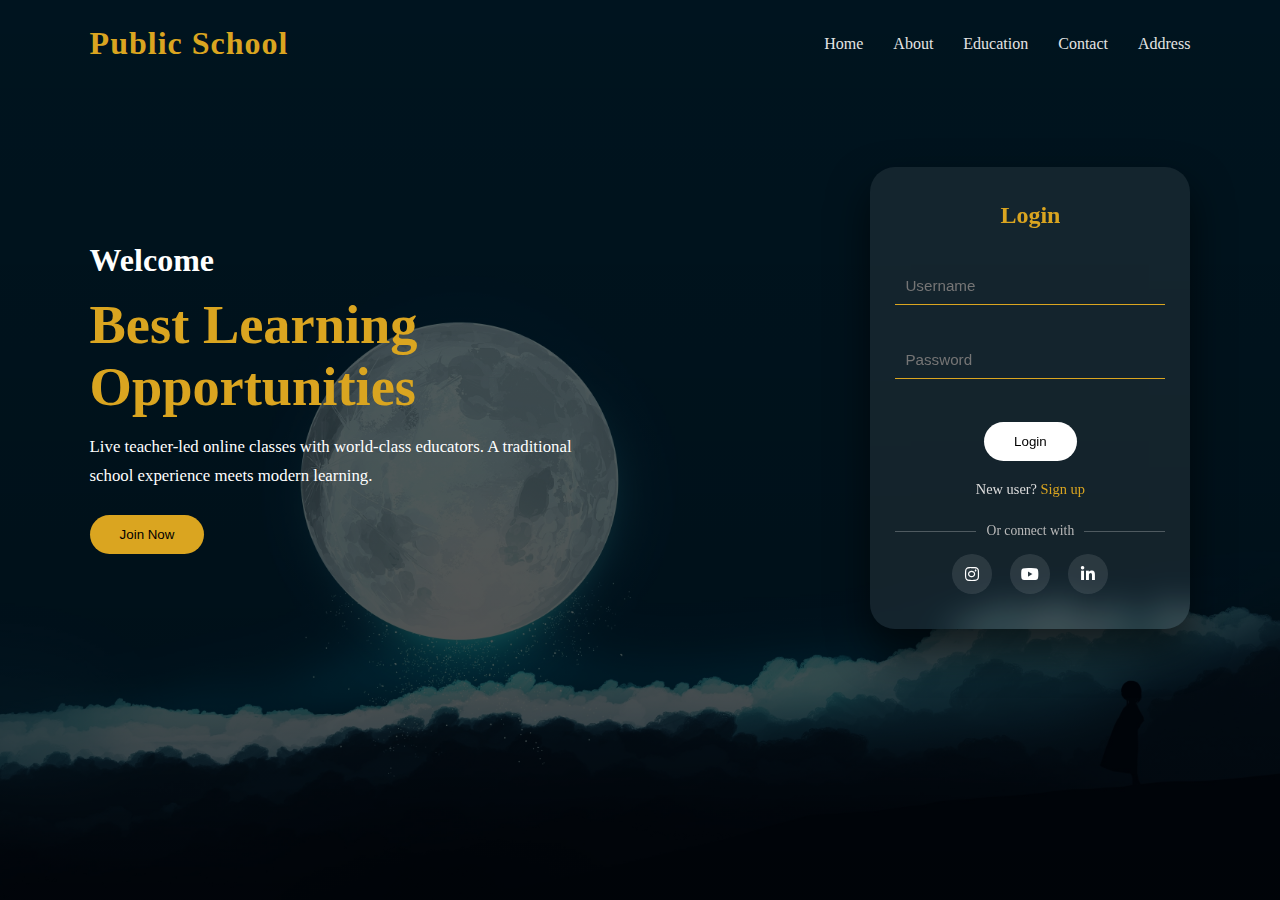
<file: index.html>
<!DOCTYPE html>
<html lang="en">
<head>
    <meta charset="UTF-8">
    <title>Public School</title>
    <meta name="viewport" content="width=device-width, initial-scale=1.0">
    <link rel="stylesheet" href="style.css">

    <link rel="stylesheet" 
    href="https://cdnjs.cloudflare.com/ajax/libs/font-awesome/6.5.0/css/all.min.css">
</head>
<body>

<div class="page">
    <header class="navbar">
        <h2 class="brand">Public School</h2>
        <nav class="nav">
           <a href="index.html">Home</a>
            <a href="about.html">About</a>
            <a href="education.html">Education</a>
            <a href="contact.html">Contact</a>
            <a href="address.html">Address</a>
        </nav>
    </header>
    
    <section class="hero">
        <div class="hero-text">
            <h3>Welcome</h3>
            <h1>Best Learning<br>Opportunities</h1>
            <p>
                Live teacher-led online classes with world-class educators.
                A traditional school experience meets modern learning.
            </p>
            <button class="btn-primary">Join Now</button>
        </div>
        
        <div class="login-card">
            <h2>Login</h2>

            <input type="text" placeholder="Username">
            <input type="password" placeholder="Password">

            <button class="btn-secondary">Login</button>

            <p>New user? <a href="signup.html">Sign up</a></p>

            <div class="social-login">
                <span>Or connect with</span>

                <div class="social-icons">
                    <a href="#" aria-label="Instagram">
                        <i class="fab fa-instagram"></i>
                    </a>
                    <a href="#" aria-label="YouTube">
                        <i class="fab fa-youtube"></i>
                    </a>
                    <a href="#" aria-label="LinkedIn">
                        <i class="fab fa-linkedin-in"></i>
                    </a>
                </div>
            </div>

        </div>

    </section>

</div>

</body>
</html>
</file>
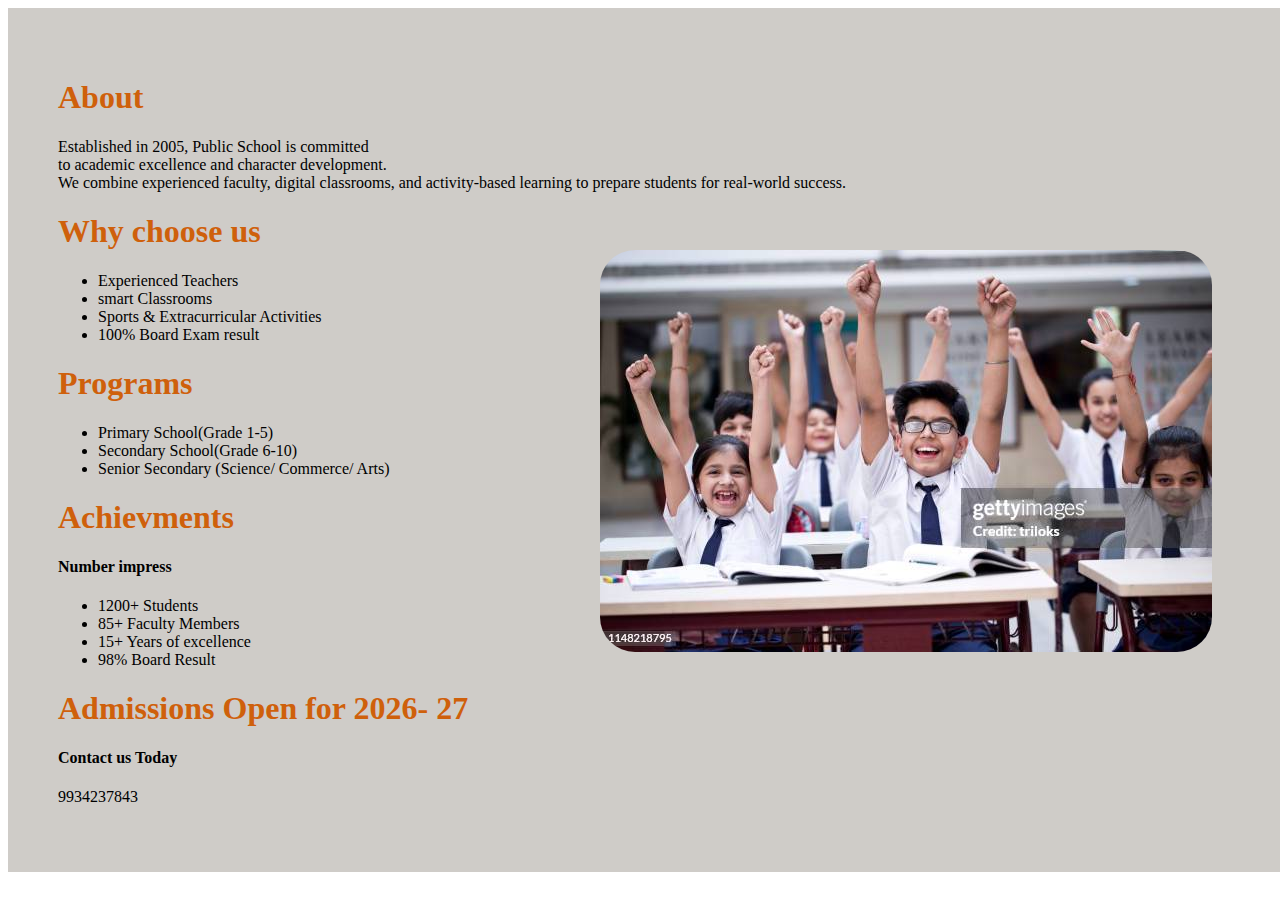
<file: about.html>
<!DOCTYPE html>
<html lang="en">
<head>
    <meta charset="UTF-8">
    <meta name="viewport" content="width=device-width, initial-scale=1.0">
    <title>Public School</title>
    <style>
        .about{
            background-color: #cfccc8;
            padding: 50px;
            width: 100%;
            height: auto;
        }
        .about>h1{
            color: #cf600b;
        }
       .about img{
         width:auto;
         height:auto;
         position: absolute;
         left: 600px;
         top: 250px;
         margin: 0;
         border-radius: 35px;
       }
    </style>
</head>
<body>
    <div class="about">
        <h1>About</h1>
        <p>Established in 2005, Public School is committed<br> to academic excellence and character development.<br> We combine experienced faculty, digital classrooms, and activity-based learning to prepare students for real-world success.</p>
        <h1>Why choose us</h1>
        <ul>
            <li>Experienced Teachers</li>
            <li>smart Classrooms</li>
            <li>Sports & Extracurricular Activities</li>
            <li>100% Board Exam result</li>
        </ul>
       <h1>Programs</h1>
       <ul>
        <li>Primary School(Grade 1-5)</li>
        <li>Secondary School(Grade 6-10)</li>
        <li>Senior Secondary (Science/ Commerce/ Arts)</li>
       </ul> 
       <img src="students.jpg" alt="internet slow">
       <h1>Achievments</h1>
       <h4>Number impress</h4>
       <ul>
        <li>1200+ Students</li>
        <li>85+ Faculty Members</li>
        <li>15+ Years of excellence</li>
        <li>98% Board Result</li>
       </ul>
       <h1>Admissions Open for 2026- 27</h1>
       <h4>Contact us Today</h4>
       <p>9934237843</p>
    </div>
</body>
</html>
</file>
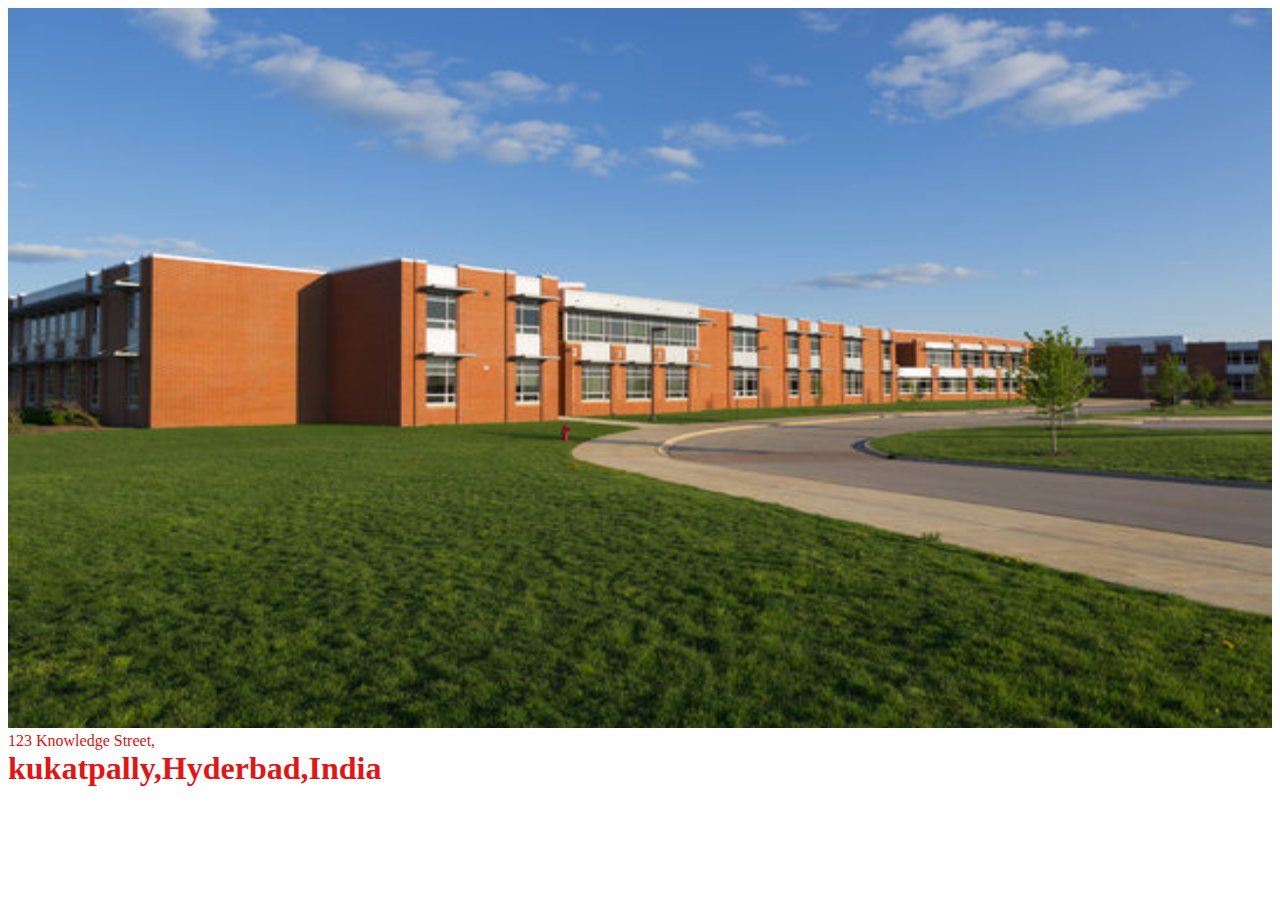
<file: address.html>
<!DOCTYPE html>
<html lang="en">
<head>
    <meta charset="UTF-8">
    <meta name="viewport" content="width=device-width, initial-scale=1.0">
    <title>Public School</title>
    <style>
        .address{
            width: 100%;
            height: 100vh;
            padding: 0px;
        }
        .address img{
            width: 100%;
            height:80vh;
        }
        .address h1{
            color: rgb(223, 23, 23);
            padding: 0;
            margin: 0;
        }
        .address p{
            margin: 0;
            color:rgb(219, 19, 19) ;
        }
    </style>
</head>
<body>
    <div class="address">
        <img src="school.jpg" alt="slow internet">
        <p>123 Knowledge Street,</p>
        <h1>kukatpally,Hyderbad,India</h1>
    </div>
</body>
</html>
</file>
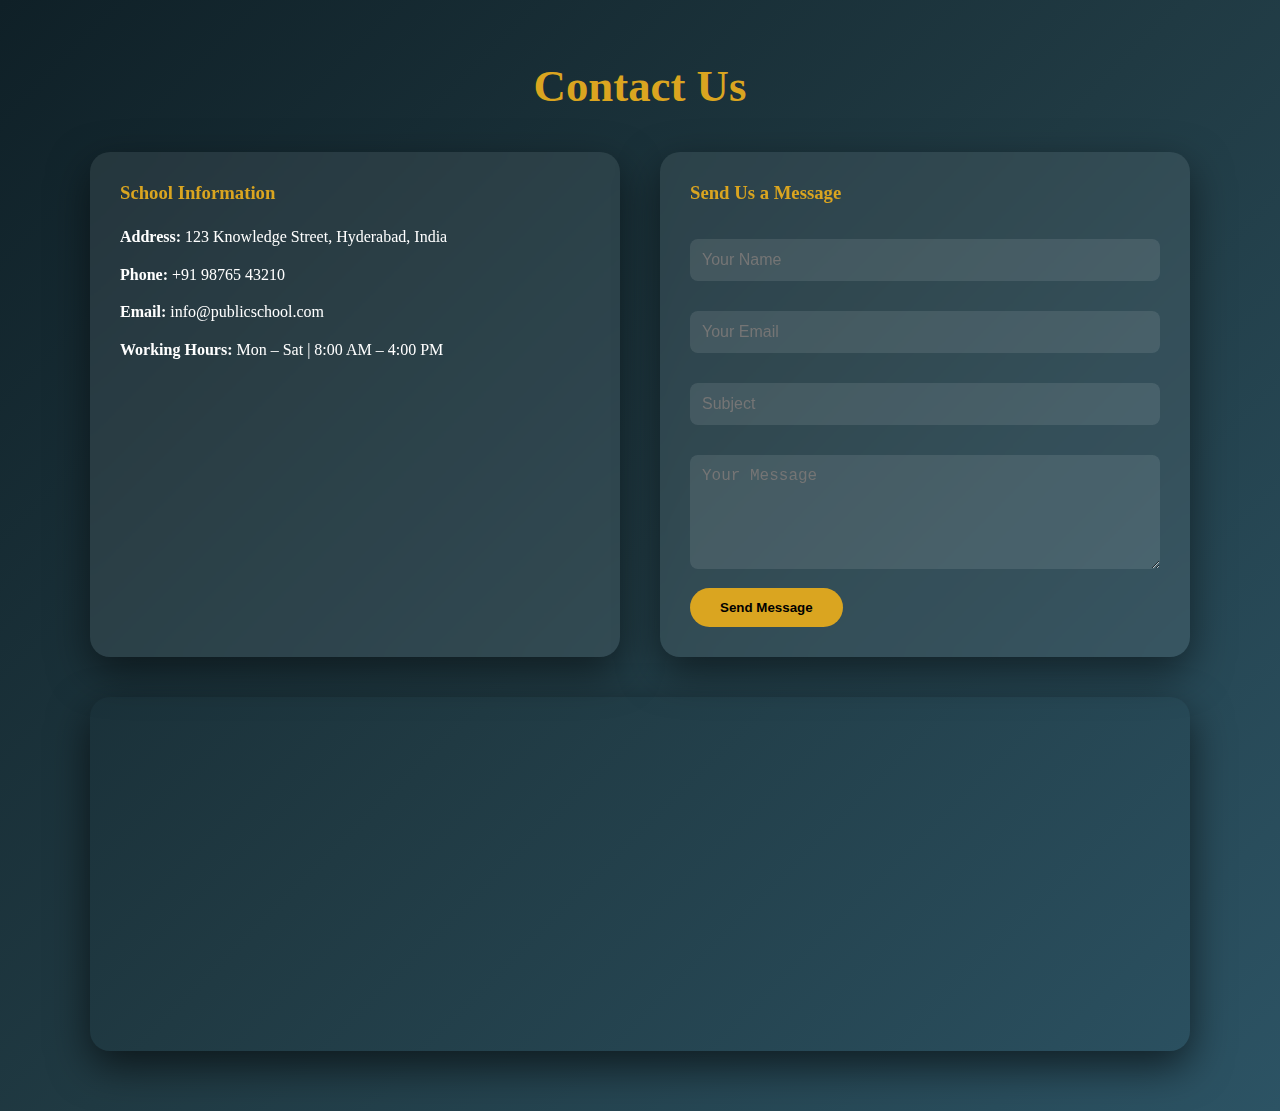
<file: contact.html>
<!DOCTYPE html>
<html lang="en">
<head>
<meta charset="UTF-8">
<meta name="viewport" content="width=device-width, initial-scale=1.0">
<title>Contact - Public School</title>
<style>
*{
    margin:0;
    padding:0;
    box-sizing:border-box;
}
body{
    font-family: Georgia, serif;
    background: linear-gradient(135deg,#0f2027,#203a43,#2c5364);
    color:white;
}
.contact-container{
    width:90%;
    max-width:1100px;
    margin:60px auto;
}
.contact-title{
    text-align:center;
    font-size:2.8rem;
    margin-bottom:40px;
    color:goldenrod;
}
.contact-wrapper{
    display:flex;
    gap:40px;
    flex-wrap:wrap;
}
.contact-info{
    flex:1;
    background: rgba(255,255,255,0.08);
    backdrop-filter: blur(10px);
    padding:30px;
    border-radius:20px;
    box-shadow:0 15px 40px rgba(0,0,0,0.5);
}
.contact-info h3{
    margin-bottom:20px;
    color:goldenrod;
}
.contact-info p{
    margin:12px 0;
    line-height:1.6;
}
.contact-form{
    flex:1;
    background: rgba(255,255,255,0.08);
    backdrop-filter: blur(10px);
    padding:30px;
    border-radius:20px;
    box-shadow:0 15px 40px rgba(0,0,0,0.5);
}
.contact-form h3{
    margin-bottom:20px;
    color:goldenrod;
}
.contact-form input,
.contact-form textarea{
    width:100%;
    padding:12px;
    margin:15px 0;
    border:none;
    border-radius:8px;
    background:rgba(255,255,255,0.1);
    color:white;
    font-size:1rem;
}
.contact-form input:focus,
.contact-form textarea:focus{
    outline:none;
    border:1px solid goldenrod;
}

.contact-form button{
    padding:12px 30px;
    border:none;
    border-radius:30px;
    background:goldenrod;
    cursor:pointer;
    transition:0.3s ease;
    font-weight:bold;
}
.contact-form button:hover{
    transform:translateY(-3px);
    box-shadow:0 10px 25px rgba(218,165,32,0.6);
}
.map{
    margin-top:40px;
    border-radius:20px;
    overflow:hidden;
    box-shadow:0 15px 40px rgba(0,0,0,0.6);
}
@media(max-width:768px){
    .contact-wrapper{
        flex-direction:column;
    }
}
</style>
</head>

<body>

<div class="contact-container">

    <h1 class="contact-title">Contact Us</h1>

    <div class="contact-wrapper">
        <div class="contact-info">
            <h3>School Information</h3>
            <p><strong>Address:</strong> 123 Knowledge Street, Hyderabad, India</p>
            <p><strong>Phone:</strong> +91 98765 43210</p>
            <p><strong>Email:</strong> info@publicschool.com</p>
            <p><strong>Working Hours:</strong> Mon – Sat | 8:00 AM – 4:00 PM</p>
        </div>
        <div class="contact-form">
            <h3>Send Us a Message</h3>

            <form>
                <input type="text" placeholder="Your Name" required>
                <input type="email" placeholder="Your Email" required>
                <input type="text" placeholder="Subject">
                <textarea rows="5" placeholder="Your Message" required></textarea>
                <button type="submit">Send Message</button>
            </form>

        </div>

    </div>
    <div class="map">
        <iframe 
            src="https://www.google.com/maps?q=Hyderabad&output=embed" 
            width="100%" 
            height="350" 
            style="border:0;" 
            allowfullscreen="" 
            loading="lazy">
        </iframe>
    </div>
</div>
</body>
</html>
</file>
<file: style.css>
* {
    margin: 0;
    padding: 0;
    box-sizing: border-box;
}
body {
    font-family: "Georgia", serif;
    overflow-x: hidden;
}
.page {
    min-height: 100vh;
    background: 
        linear-gradient(rgba(0,0,0,0.6), rgba(0,0,0,0.7)),
        url(moon.jpg) center/cover no-repeat;
}
.navbar {
    display: flex;
    justify-content: space-between;
    align-items: center;
    padding: 25px 7%;
    animation: slideDown 0.8s ease forwards;
}
.brand {
    color: goldenrod;
    font-size: 2rem;
    letter-spacing: 1px;
}
.nav {
    display: flex;
    gap: 30px;
}
.nav a {
    text-decoration: none;
    color: #e4e4e4;
    font-size: 1rem;
    position: relative;
    transition: 0.3s ease;
}
.nav a::after {
    content: "";
    position: absolute;
    width: 0%;
    height: 2px;
    bottom: -6px;
    left: 0;
    background: goldenrod;
    transition: width 0.3s ease;
}
.nav a:hover {
    color: goldenrod;
}
.nav a:hover::after {
    width: 100%;
}
.hero {
    display: flex;
    align-items: center;
    justify-content: space-between;
    padding: 80px 7%;
    gap: 60px;
}
.hero-text {
    flex: 1;
    color: white;
    animation: fadeLeft 1s ease forwards;
}
.hero-text h3 {
    font-size: 2rem;
}
.hero-text h1 {
    font-size: 3.4rem;
    margin: 15px 0;
    color: goldenrod;
}
.hero-text p {
    line-height: 1.7;
    font-size: 1.05rem;
    max-width: 500px;
}
.btn-primary,
.btn-secondary {
    margin-top: 25px;
    padding: 12px 30px;
    border-radius: 30px;
    border: none;
    cursor: pointer;
    transition: all 0.35s ease;
}

.btn-primary {
    background: goldenrod;
}
.btn-primary:hover {
    transform: translateY(-4px);
    box-shadow: 0 10px 25px rgba(218,165,32,0.6);
}
.btn-secondary {
    background: white;
}
.btn-secondary:hover {
    background: goldenrod;
    transform: scale(1.05);
}
.login-card {
    flex: 1;
    max-width: 320px;
    padding: 35px 25px;
    background: rgba(255,255,255,0.08);
    backdrop-filter: blur(15px);
    border-radius: 25px;
    box-shadow: 0 20px 40px rgba(0,0,0,0.6);
    text-align: center;
    animation: fadeRight 1s ease forwards;
    transition: transform 0.4s ease, box-shadow 0.4s ease;
}
.login-card:hover {
    transform: translateY(-8px);
    box-shadow: 0 30px 60px rgba(0,0,0,0.8);
}
.login-card h2 {
    color: goldenrod;
    margin-bottom: 20px;
}
.login-card input {
    width: 100%;
    margin: 18px 0;
    padding: 10px;
    background: transparent;
    border: none;
    border-bottom: 1px solid goldenrod;
    color: white;
    font-size: 0.95rem;
    transition: 0.3s ease;
}
.login-card input:focus {
    border-bottom: 1px solid white;
    transform: scale(1.02);
    outline: none;
}
.login-card p {
    margin-top: 20px;
    font-size: 0.9rem;
    color: #ddd;
}
.login-card a {
    color: goldenrod;
    text-decoration: none;
}
.social-login {
    margin-top: 25px;
}
.social-login span {
    display: block;
    font-size: 0.85rem;
    color: #bbb;
    margin-bottom: 15px;
    position: relative;
}
.social-login span::before,
.social-login span::after {
    content: "";
    position: absolute;
    top: 50%;
    width: 30%;
    height: 1px;
    background: rgba(255,255,255,0.25);
}
.social-login span::before { left: 0; }
.social-login span::after { right: 0; }

.social-icons {
    display: flex;
    justify-content: center;
    gap: 18px;
}
.social-icons a {
    width: 40px;
    height: 40px;
    border-radius: 50%;
    background: rgba(255,255,255,0.1);
    display: flex;
    align-items: center;
    justify-content: center;
    color: white;
    font-size: 1rem;
    transition: all 0.35s ease;
}
.social-icons a:hover {
    transform: translateY(-6px) scale(1.1);
    background: goldenrod;
    box-shadow: 0 10px 20px rgba(218,165,32,0.5);
}
@keyframes fadeLeft {
    from { opacity: 0; transform: translateX(-60px); }
    to   { opacity: 1; transform: translateX(0); }
}
@keyframes fadeRight {
    from { opacity: 0; transform: translateX(60px); }
    to   { opacity: 1; transform: translateX(0); }
}
@keyframes slideDown {
    from { opacity: 0; transform: translateY(-40px); }
    to   { opacity: 1; transform: translateY(0); }
}
@media (max-width: 900px) {
    .hero {
        flex-direction: column;
        text-align: center;
    }

    .hero-text h1 {
        font-size: 2.5rem;
    }
}
</file>
